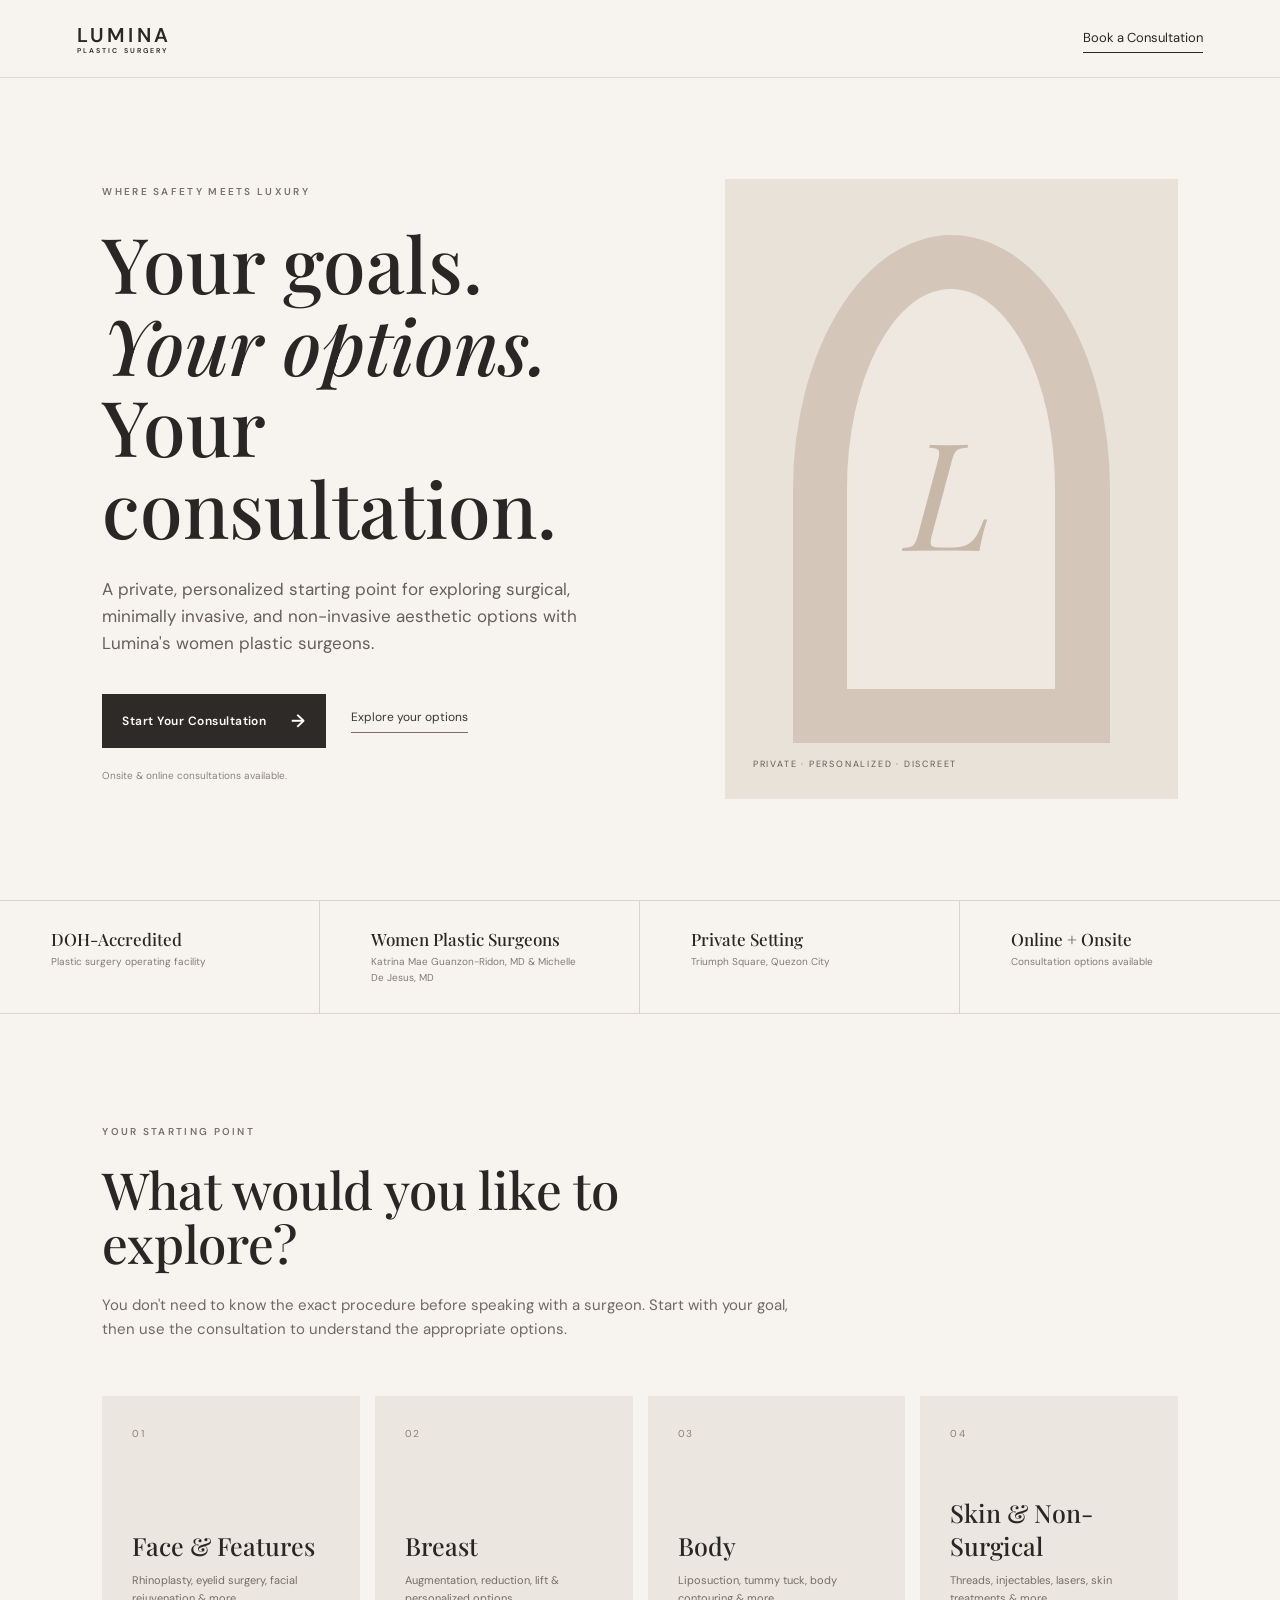
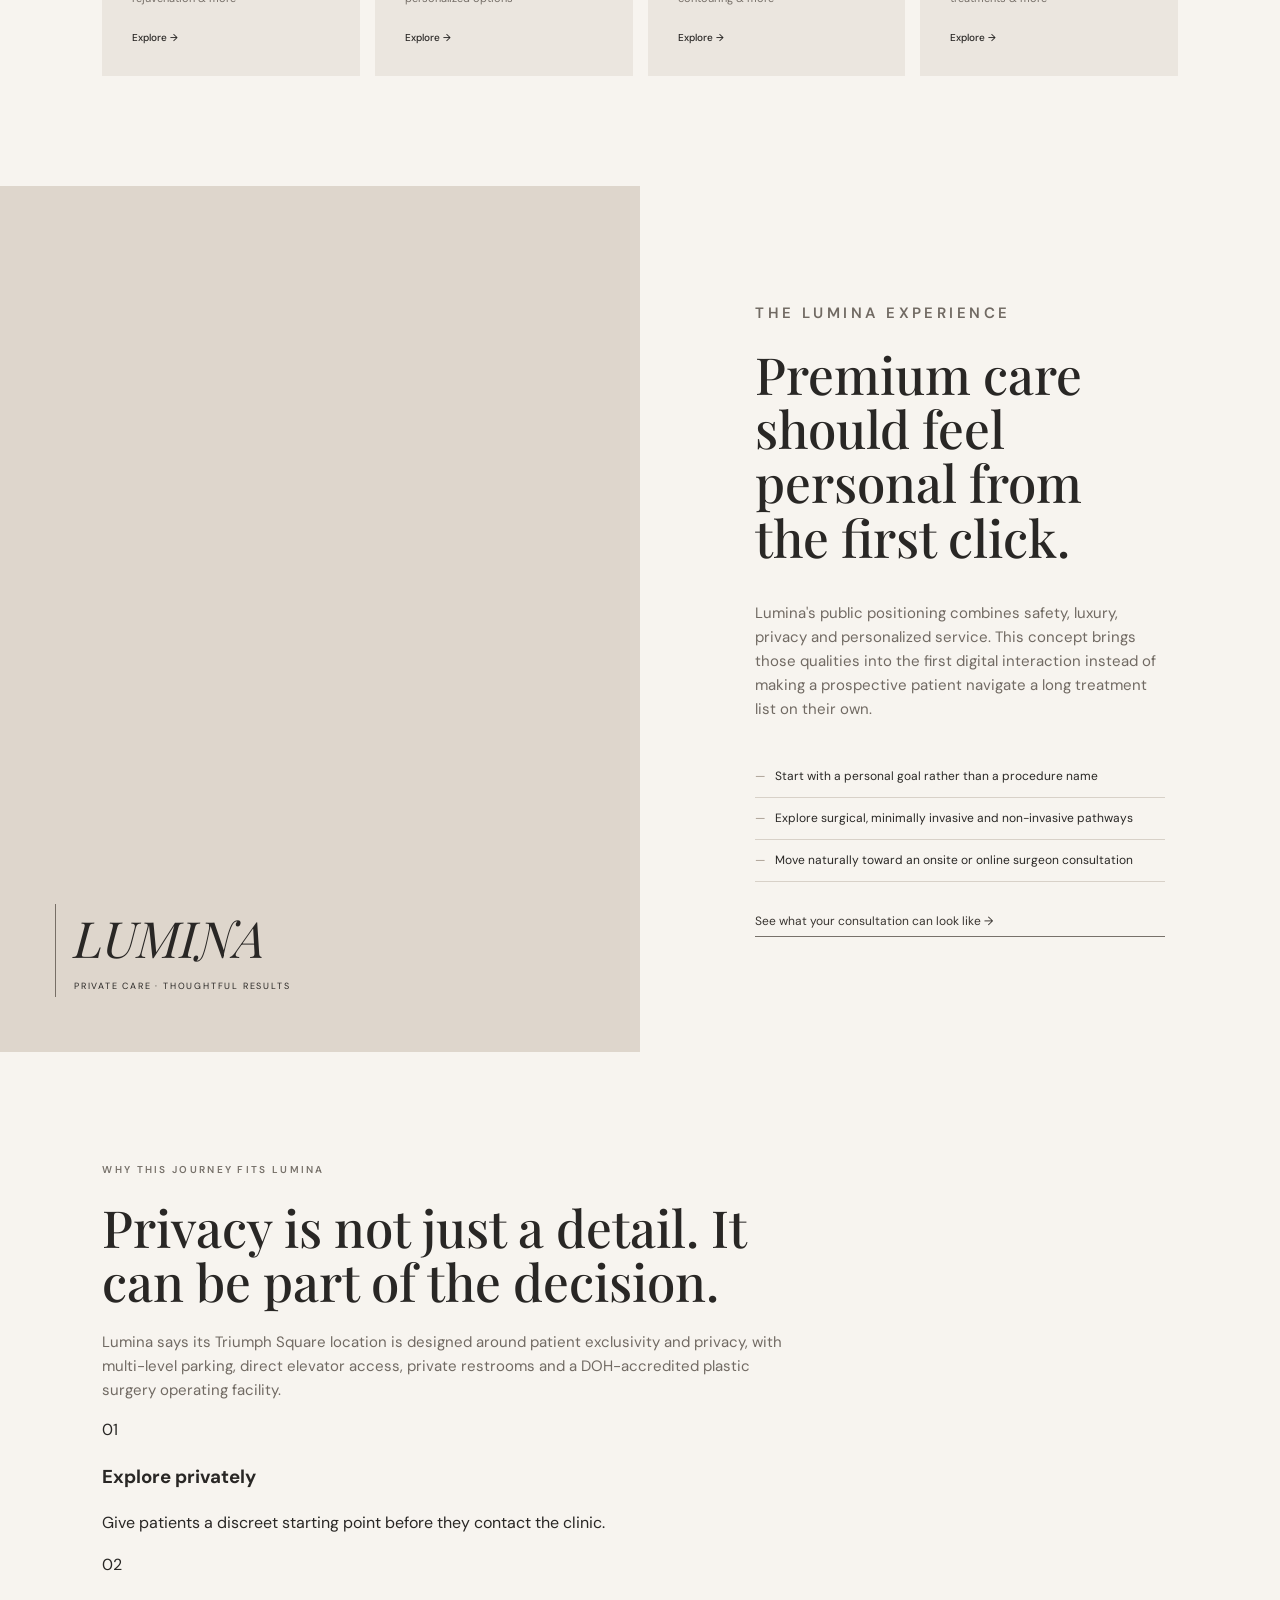
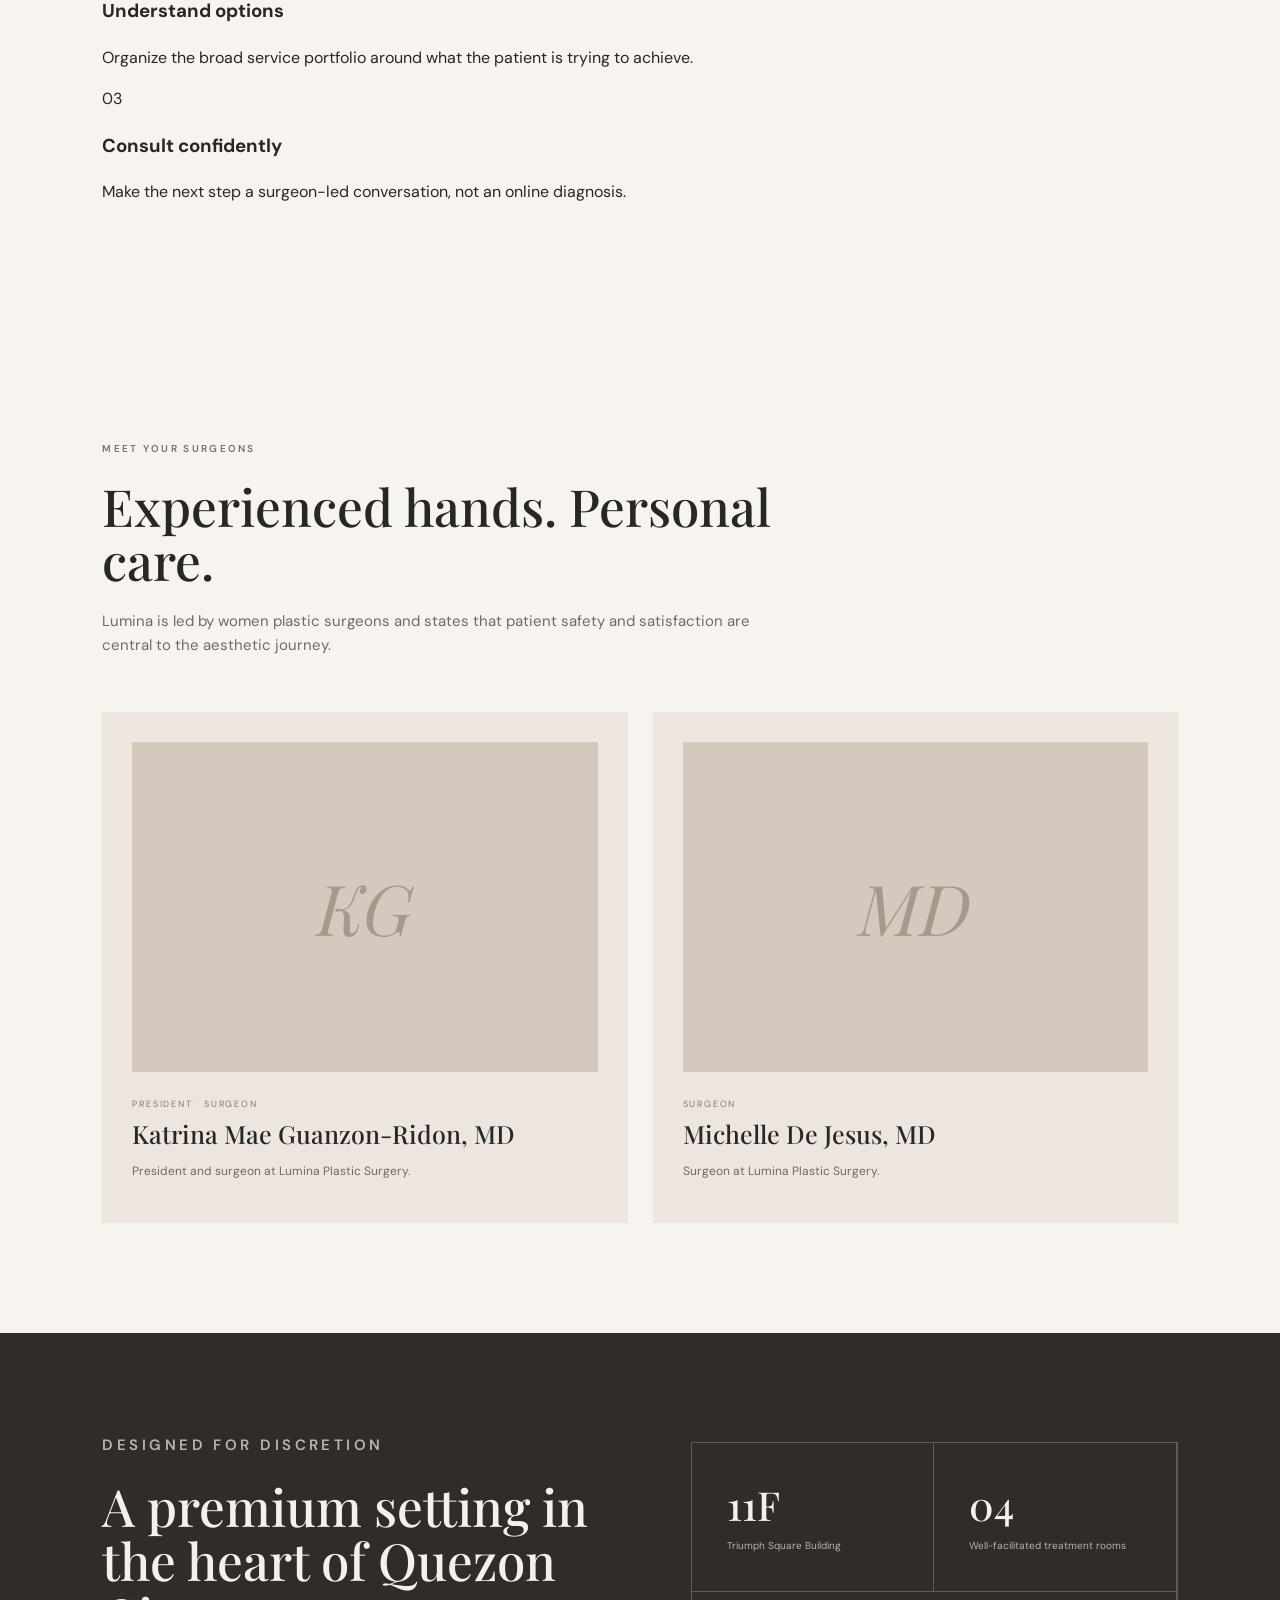
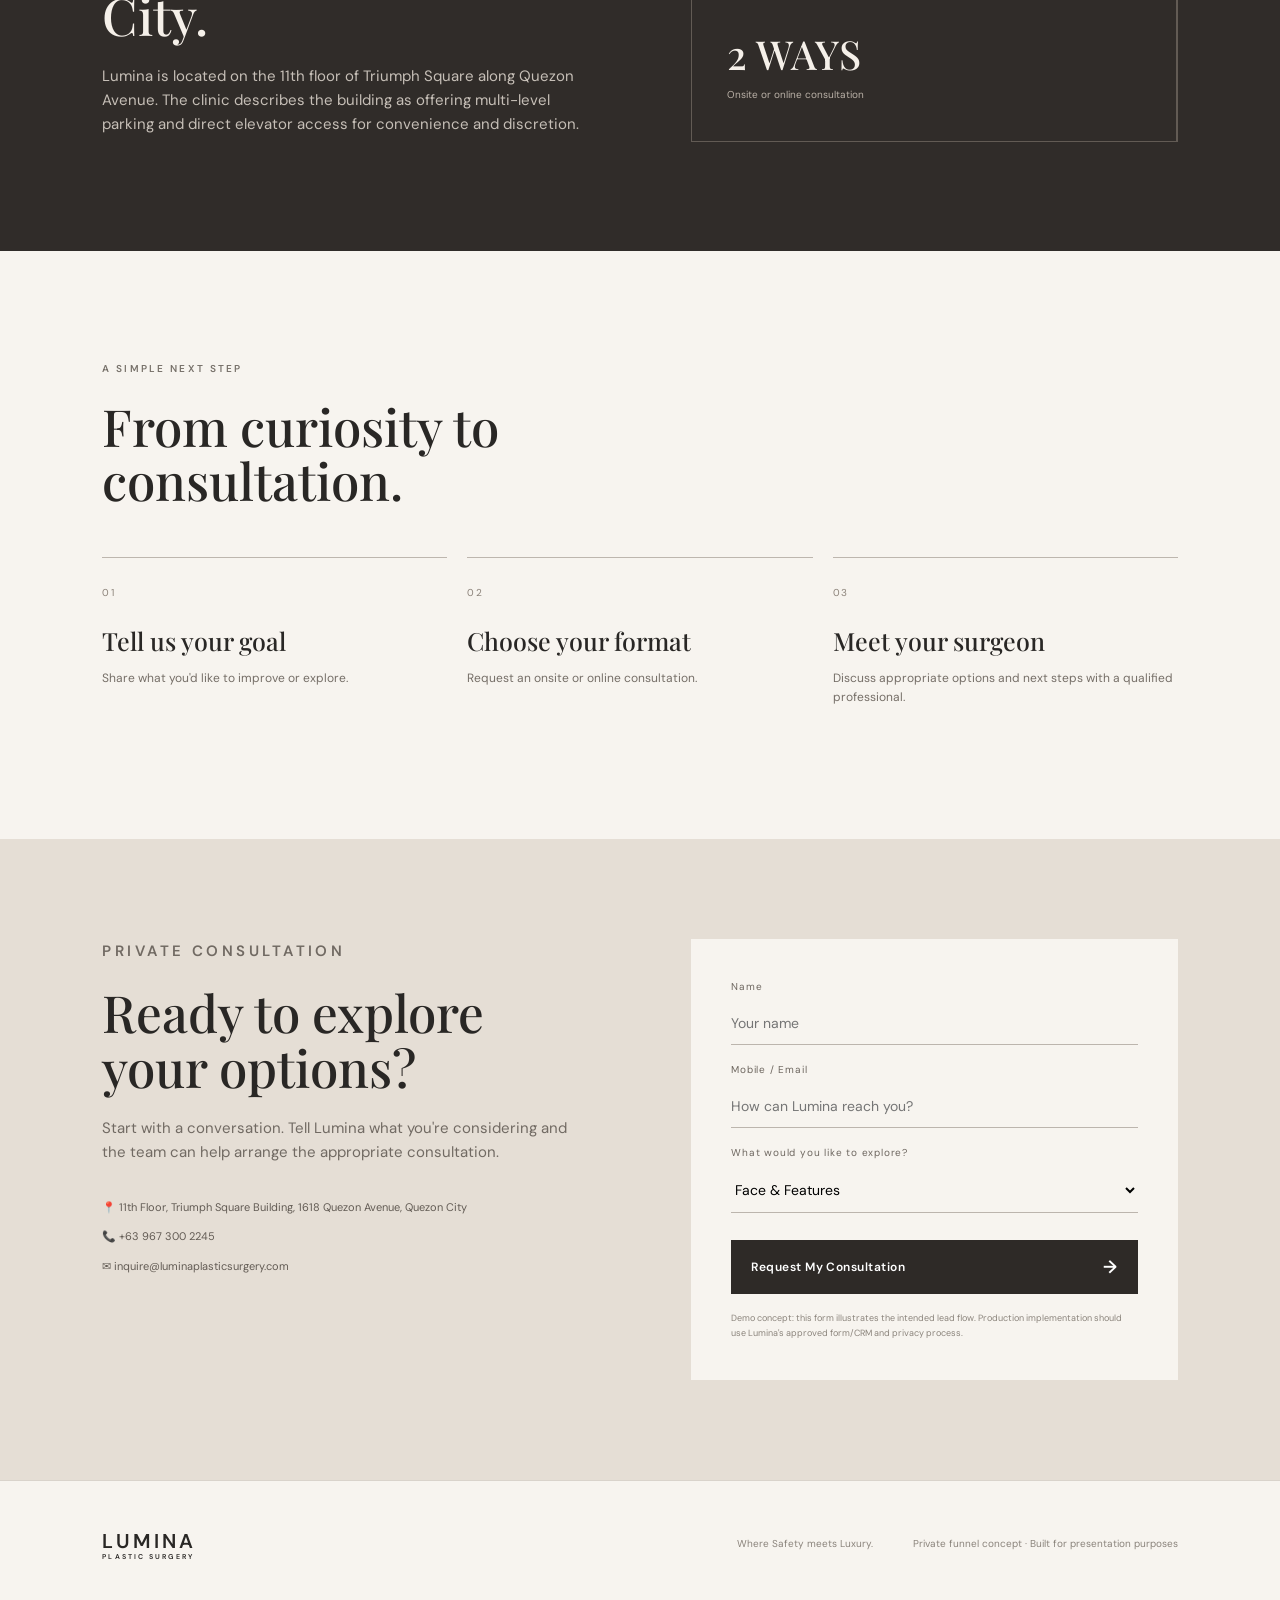
<file: index.html>
<!doctype html><html lang="en"><head><meta charset="utf-8"><meta name="viewport" content="width=device-width,initial-scale=1"><title>Lumina Plastic Surgery | Private Consultation</title><meta name="description" content="A private, personalized consultation experience concept for Lumina Plastic Surgery in Quezon City."><meta name="theme-color" content="#f6f2ec"><meta property="og:title" content="Lumina Plastic Surgery | Your Goals. Your Options. Your Consultation."><meta property="og:description" content="A premium patient-journey concept designed around privacy, personalization and surgeon-led consultation."><meta property="og:type" content="website"><link rel="preconnect" href="https://fonts.googleapis.com"><link rel="preconnect" href="https://fonts.gstatic.com" crossorigin><link href="https://fonts.googleapis.com/css2?family=DM+Sans:wght@400;500;600&family=Playfair+Display:wght@500;600&display=swap" rel="stylesheet"><link rel="stylesheet" href="styles.css"></head><body><header class="nav"><a class="brand" href="#top" aria-label="Lumina Plastic Surgery home">LUMINA<span>PLASTIC SURGERY</span></a><a class="nav-cta" href="#consultation">Book a Consultation</a></header><main id="top"><section class="hero"><div class="hero-copy"><p class="eyebrow">WHERE SAFETY MEETS LUXURY</p><h1>Your goals.<br><em>Your options.</em><br>Your consultation.</h1><p class="lead">A private, personalized starting point for exploring surgical, minimally invasive, and non-invasive aesthetic options with Lumina's women plastic surgeons.</p><div class="actions"><a class="button primary" href="#consultation">Start Your Consultation <span>→</span></a><a class="text-link" href="#path">Explore your options</a></div><p class="micro">Onsite &amp; online consultations available.</p></div><div class="hero-art" aria-label="Lumina private consultation concept"><div class="arch"><div class="arch-inner"><span>L</span></div></div><div class="art-note">PRIVATE · PERSONALIZED · DISCREET</div></div></section><section class="trust-strip" aria-label="Lumina verified trust points"><div><strong>DOH-Accredited</strong><span>Plastic surgery operating facility</span></div><div><strong>Women Plastic Surgeons</strong><span>Katrina Mae Guanzon-Ridon, MD &amp; Michelle De Jesus, MD</span></div><div><strong>Private Setting</strong><span>Triumph Square, Quezon City</span></div><div><strong>Online + Onsite</strong><span>Consultation options available</span></div></section><section class="section" id="path"><div class="section-intro"><p class="eyebrow">YOUR STARTING POINT</p><h2>What would you like to explore?</h2><p>You don't need to know the exact procedure before speaking with a surgeon. Start with your goal, then use the consultation to understand the appropriate options.</p></div><div class="goal-grid"><a href="#consultation"><span>01</span><strong>Face &amp; Features</strong><small>Rhinoplasty, eyelid surgery, facial rejuvenation &amp; more</small><b>Explore →</b></a><a href="#consultation"><span>02</span><strong>Breast</strong><small>Augmentation, reduction, lift &amp; personalized options</small><b>Explore →</b></a><a href="#consultation"><span>03</span><strong>Body</strong><small>Liposuction, tummy tuck, body contouring &amp; more</small><b>Explore →</b></a><a href="#consultation"><span>04</span><strong>Skin &amp; Non-Surgical</strong><small>Threads, injectables, lasers, skin treatments &amp; more</small><b>Explore →</b></a></div></section><section class="editorial"><div class="editorial-image"><div><span>LUMINA</span><small>PRIVATE CARE · THOUGHTFUL RESULTS</small></div></div><div class="editorial-copy"><p class="eyebrow">THE LUMINA EXPERIENCE</p><h2>Premium care should feel personal from the first click.</h2><p>Lumina's public positioning combines safety, luxury, privacy and personalized service. This concept brings those qualities into the first digital interaction instead of making a prospective patient navigate a long treatment list on their own.</p><ul><li>Start with a personal goal rather than a procedure name</li><li>Explore surgical, minimally invasive and non-invasive pathways</li><li>Move naturally toward an onsite or online surgeon consultation</li></ul><a class="text-link" href="#consultation">See what your consultation can look like →</a></div></section><section class="section proof-section"><div class="section-intro"><p class="eyebrow">WHY THIS JOURNEY FITS LUMINA</p><h2>Privacy is not just a detail. It can be part of the decision.</h2><p>Lumina says its Triumph Square location is designed around patient exclusivity and privacy, with multi-level parking, direct elevator access, private restrooms and a DOH-accredited plastic surgery operating facility.</p></div><div class="proof-grid"><article><span>01</span><h3>Explore privately</h3><p>Give patients a discreet starting point before they contact the clinic.</p></article><article><span>02</span><h3>Understand options</h3><p>Organize the broad service portfolio around what the patient is trying to achieve.</p></article><article><span>03</span><h3>Consult confidently</h3><p>Make the next step a surgeon-led conversation, not an online diagnosis.</p></article></div></section><section class="doctors section"><div class="section-intro"><p class="eyebrow">MEET YOUR SURGEONS</p><h2>Experienced hands. Personal care.</h2><p>Lumina is led by women plastic surgeons and states that patient safety and satisfaction are central to the aesthetic journey.</p></div><div class="doctor-grid"><article><div class="portrait">KG</div><p class="role">PRESIDENT · SURGEON</p><h3>Katrina Mae Guanzon-Ridon, MD</h3><p>President and surgeon at Lumina Plastic Surgery.</p></article><article><div class="portrait">MD</div><p class="role">SURGEON</p><h3>Michelle De Jesus, MD</h3><p>Surgeon at Lumina Plastic Surgery.</p></article></div></section><section class="facility"><div><p class="eyebrow">DESIGNED FOR DISCRETION</p><h2>A premium setting in the heart of Quezon City.</h2><p>Lumina is located on the 11th floor of Triumph Square along Quezon Avenue. The clinic describes the building as offering multi-level parking and direct elevator access for convenience and discretion.</p></div><div class="facility-card"><div><strong>11F</strong><span>Triumph Square Building</span></div><div><strong>04</strong><span>Well-facilitated treatment rooms</span></div><div><strong>2 WAYS</strong><span>Onsite or online consultation</span></div></div></section><section class="steps section"><div class="section-intro"><p class="eyebrow">A SIMPLE NEXT STEP</p><h2>From curiosity to consultation.</h2></div><div class="step-grid"><div><span>01</span><h3>Tell us your goal</h3><p>Share what you'd like to improve or explore.</p></div><div><span>02</span><h3>Choose your format</h3><p>Request an onsite or online consultation.</p></div><div><span>03</span><h3>Meet your surgeon</h3><p>Discuss appropriate options and next steps with a qualified professional.</p></div></div></section><section class="consult" id="consultation"><div class="consult-copy"><p class="eyebrow">PRIVATE CONSULTATION</p><h2>Ready to explore your options?</h2><p>Start with a conversation. Tell Lumina what you're considering and the team can help arrange the appropriate consultation.</p><div class="contact-lines"><a href="https://www.google.com/maps/search/?api=1&query=Triumph+Square+Building+1618+Quezon+Avenue+Quezon+City">📍 11th Floor, Triumph Square Building, 1618 Quezon Avenue, Quezon City</a><a href="tel:+639673002245">📞 +63 967 300 2245</a><a href="mailto:inquire@luminaplasticsurgery.com">✉ inquire@luminaplasticsurgery.com</a></div></div><form class="form" action="https://formsubmit.co/inquire@luminaplasticsurgery.com" method="POST"><input type="hidden" name="_subject" value="Lumina Consultation Inquiry"><input type="hidden" name="_captcha" value="false"><input type="hidden" name="_template" value="table"><label>Name<input name="name" autocomplete="name" required placeholder="Your name"></label><label>Mobile / Email<input name="contact" autocomplete="email" required placeholder="How can Lumina reach you?"></label><label>What would you like to explore?<select name="goal"><option>Face &amp; Features</option><option>Breast</option><option>Body</option><option>Skin &amp; Non-Surgical</option><option>I'm not sure yet</option></select></label><button class="button primary" type="submit">Request My Consultation <span>→</span></button><small>Demo concept: this form illustrates the intended lead flow. Production implementation should use Lumina's approved form/CRM and privacy process.</small></form></section></main><footer><div class="brand">LUMINA<span>PLASTIC SURGERY</span></div><p>Where Safety meets Luxury.</p><p>Private funnel concept · Built for presentation purposes</p></footer><a class="mobile-cta" href="#consultation" aria-label="Request a private consultation">Request a Private Consultation <span>→</span></a></body></html>
</file>
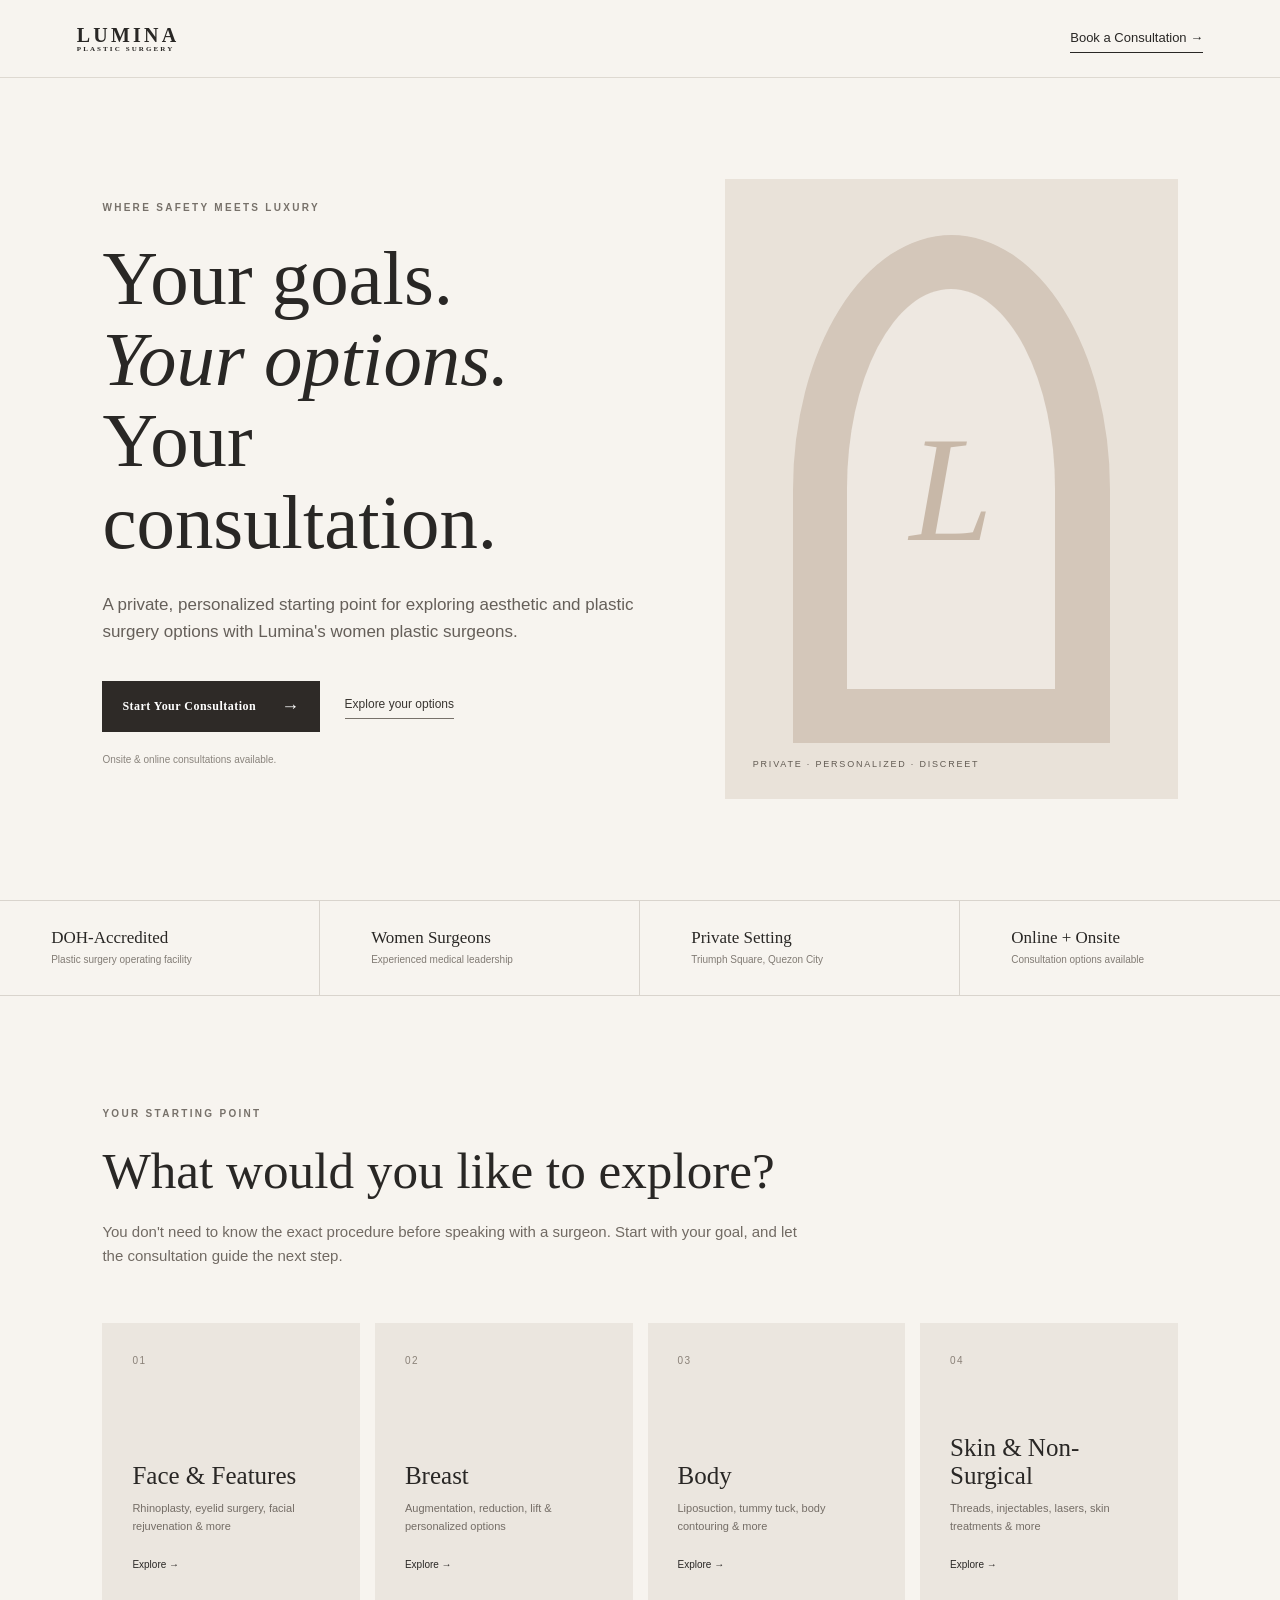
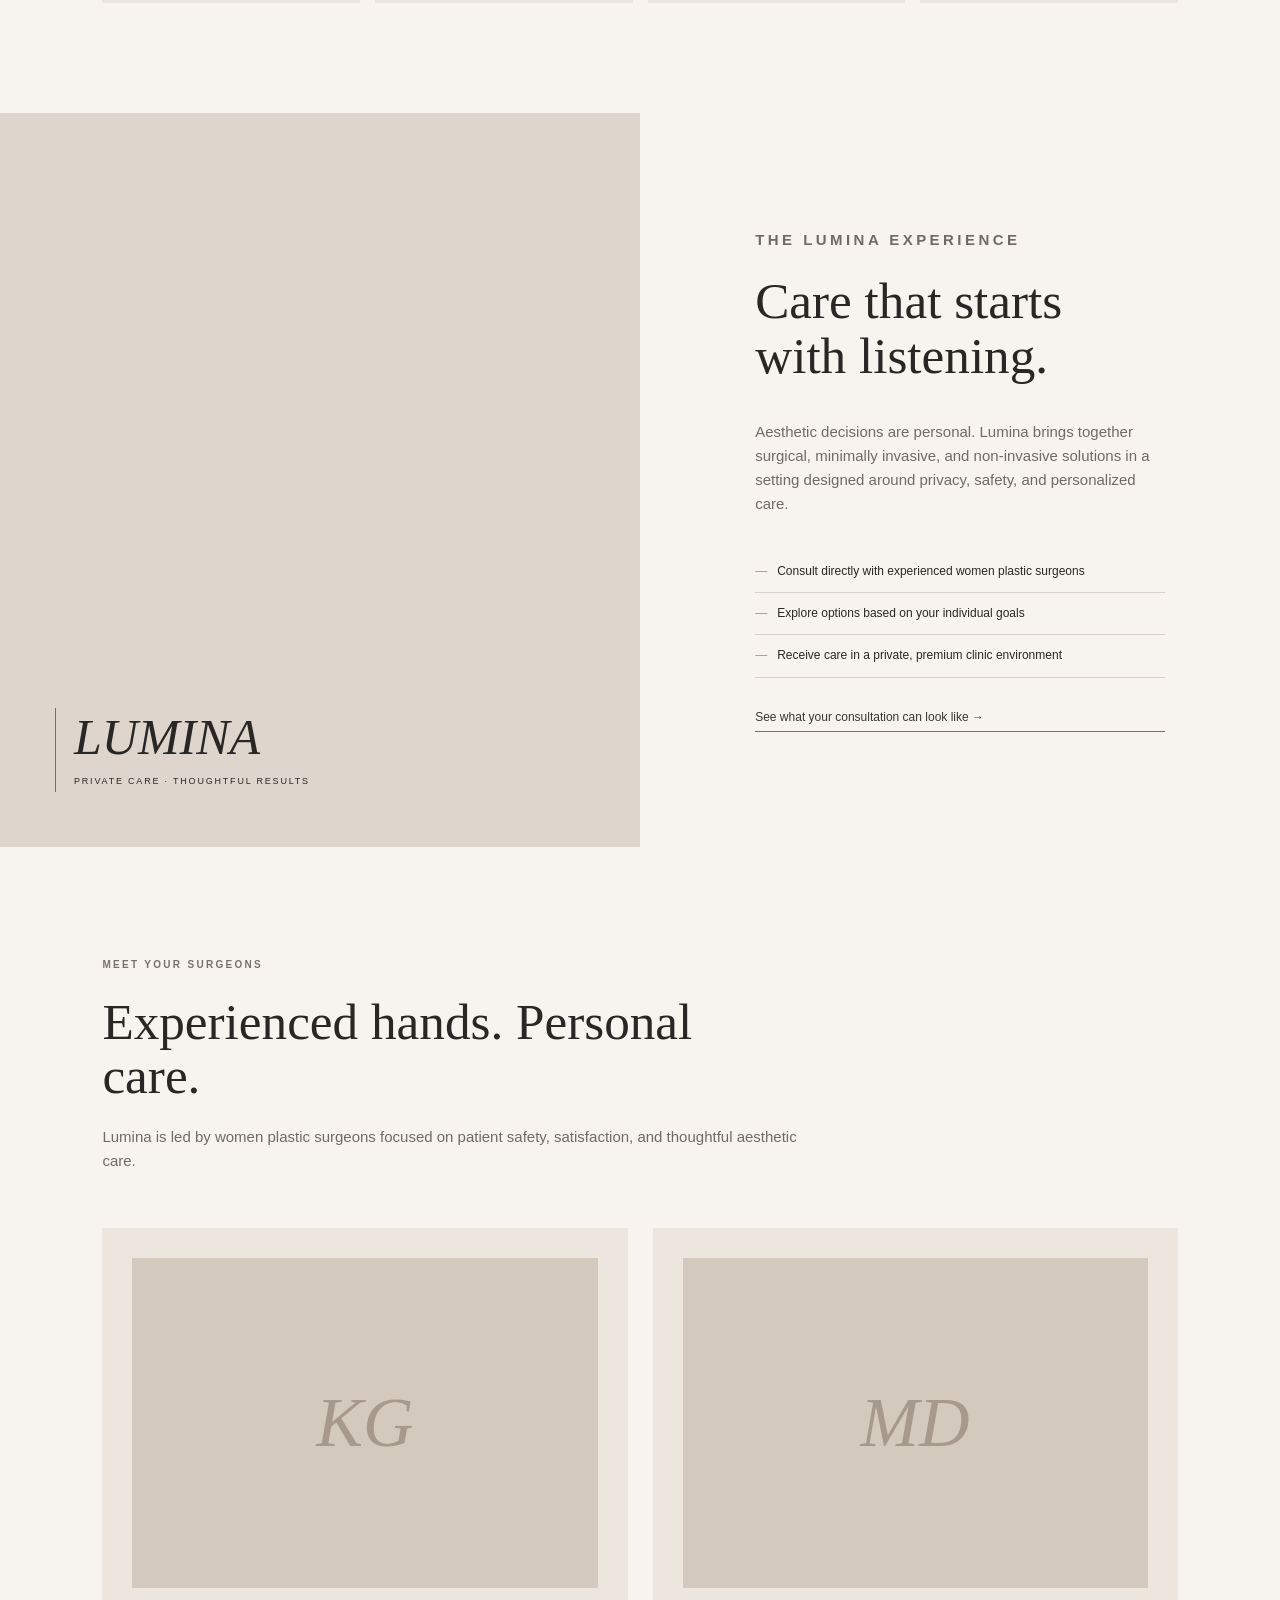
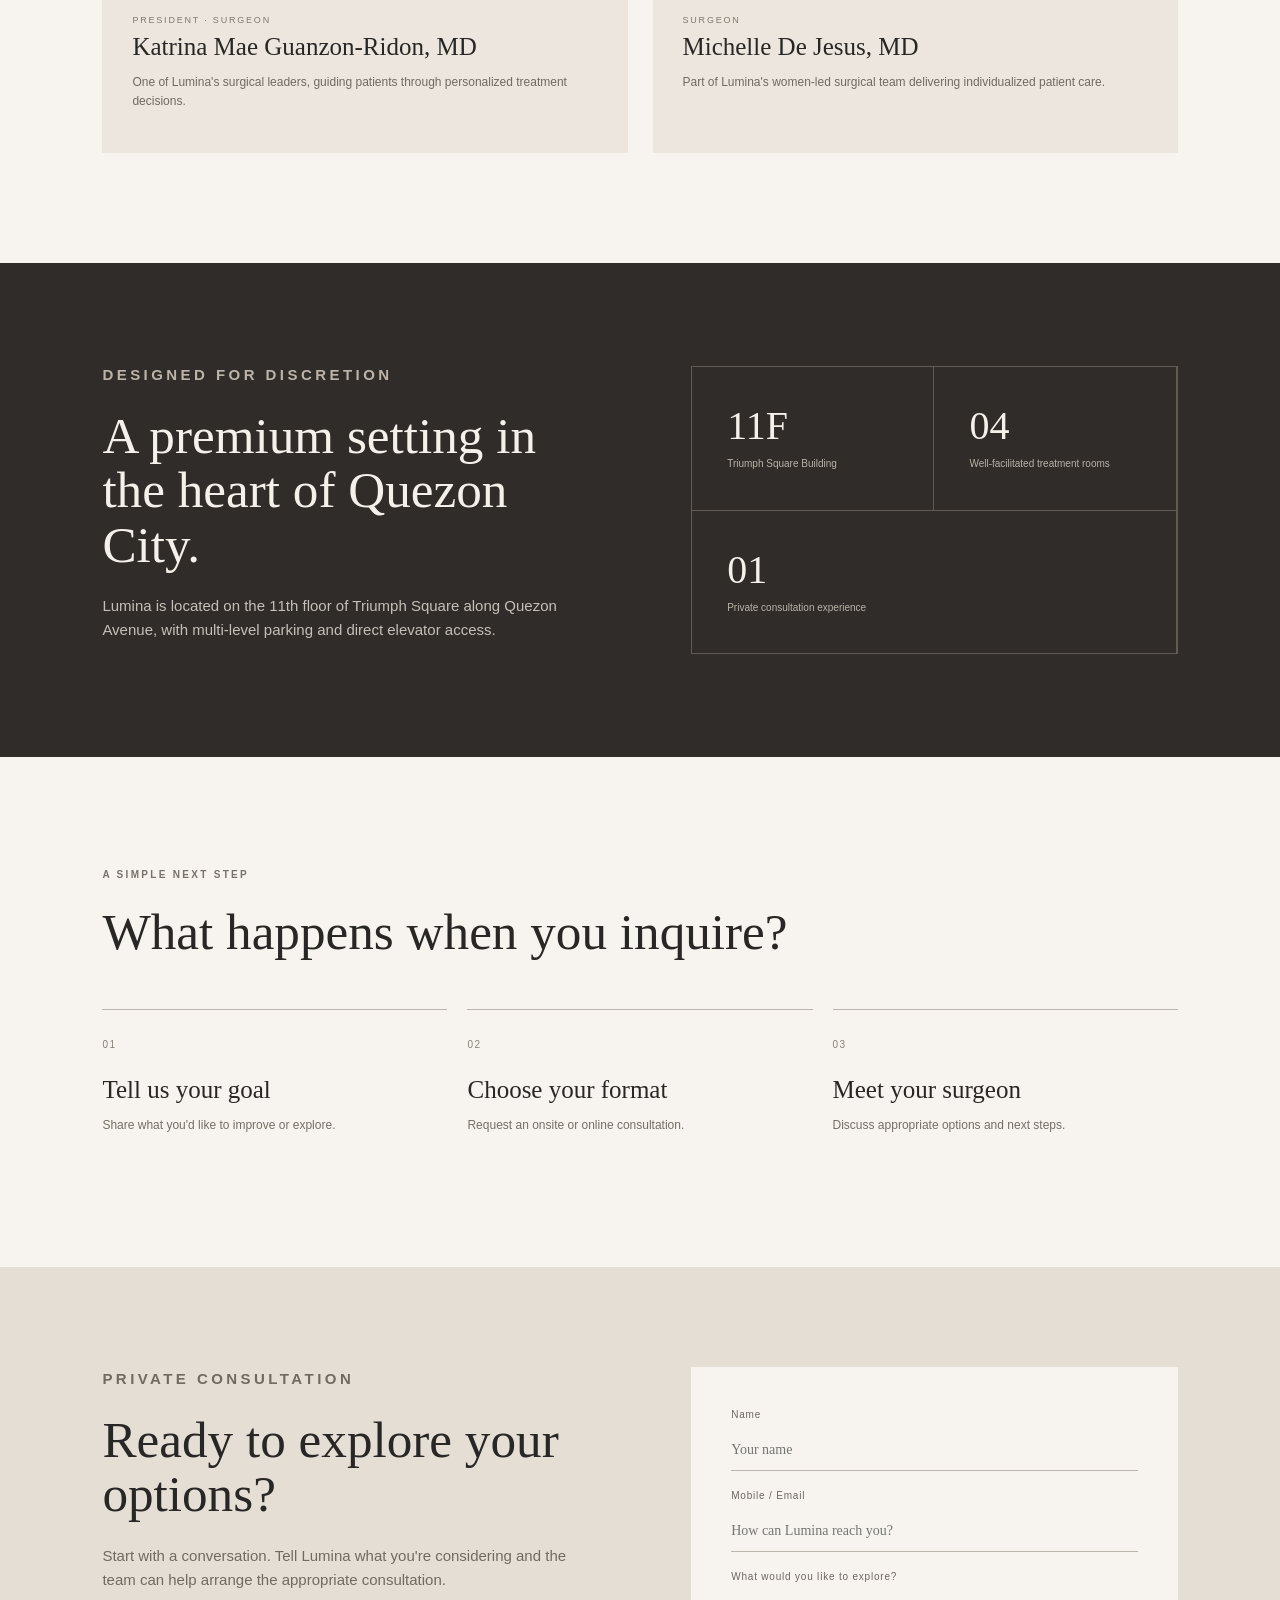
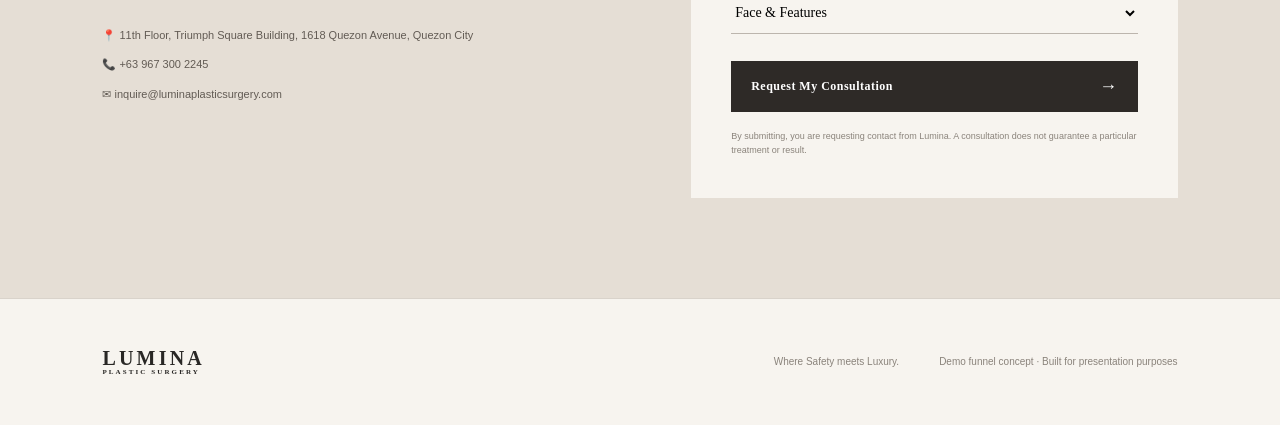
<file: v1.1-ready.html>
<!doctype html><html lang="en"><head><meta charset="utf-8"><meta name="viewport" content="width=device-width,initial-scale=1"><title>Lumina Plastic Surgery | Private Consultation</title><meta name="description" content="Explore your aesthetic and plastic surgery options with Lumina Plastic Surgery. Request an onsite or online consultation in Quezon City."><meta property="og:title" content="Lumina Plastic Surgery | Private Consultation"><meta property="og:description" content="Your goals. Your options. Your consultation."><meta name="theme-color" content="#302c29"><link rel="stylesheet" href="styles.css"></head><body><header class="nav"><a class="brand" href="#top">LUMINA<span>PLASTIC SURGERY</span></a><a class="nav-cta" href="#consultation">Book a Consultation →</a></header><main id="top"><section class="hero"><div class="hero-copy"><p class="eyebrow">WHERE SAFETY MEETS LUXURY</p><h1>Your goals.<br><em>Your options.</em><br>Your consultation.</h1><p class="lead">A private, personalized starting point for exploring aesthetic and plastic surgery options with Lumina's women plastic surgeons.</p><div class="actions"><a class="button primary" href="#consultation">Start Your Consultation <span>→</span></a><a class="text-link" href="#path">Explore your options</a></div><p class="micro">Onsite &amp; online consultations available.</p></div><div class="hero-art"><div class="arch"><div class="arch-inner"><span>L</span></div></div><div class="art-note">PRIVATE · PERSONALIZED · DISCREET</div></div></section><section class="trust-strip"><div><strong>DOH-Accredited</strong><span>Plastic surgery operating facility</span></div><div><strong>Women Surgeons</strong><span>Experienced medical leadership</span></div><div><strong>Private Setting</strong><span>Triumph Square, Quezon City</span></div><div><strong>Online + Onsite</strong><span>Consultation options available</span></div></section><section class="section" id="path"><div class="section-intro"><p class="eyebrow">YOUR STARTING POINT</p><h2>What would you like to explore?</h2><p>You don't need to know the exact procedure before speaking with a surgeon. Start with your goal, and let the consultation guide the next step.</p></div><div class="goal-grid"><a href="#consultation"><span>01</span><strong>Face &amp; Features</strong><small>Rhinoplasty, eyelid surgery, facial rejuvenation &amp; more</small><b>Explore →</b></a><a href="#consultation"><span>02</span><strong>Breast</strong><small>Augmentation, reduction, lift &amp; personalized options</small><b>Explore →</b></a><a href="#consultation"><span>03</span><strong>Body</strong><small>Liposuction, tummy tuck, body contouring &amp; more</small><b>Explore →</b></a><a href="#consultation"><span>04</span><strong>Skin &amp; Non-Surgical</strong><small>Threads, injectables, lasers, skin treatments &amp; more</small><b>Explore →</b></a></div></section><section class="editorial"><div class="editorial-image"><div><span>LUMINA</span><small>PRIVATE CARE · THOUGHTFUL RESULTS</small></div></div><div class="editorial-copy"><p class="eyebrow">THE LUMINA EXPERIENCE</p><h2>Care that starts with listening.</h2><p>Aesthetic decisions are personal. Lumina brings together surgical, minimally invasive, and non-invasive solutions in a setting designed around privacy, safety, and personalized care.</p><ul><li>Consult directly with experienced women plastic surgeons</li><li>Explore options based on your individual goals</li><li>Receive care in a private, premium clinic environment</li></ul><a class="text-link" href="#consultation">See what your consultation can look like →</a></div></section><section class="doctors section"><div class="section-intro"><p class="eyebrow">MEET YOUR SURGEONS</p><h2>Experienced hands. Personal care.</h2><p>Lumina is led by women plastic surgeons focused on patient safety, satisfaction, and thoughtful aesthetic care.</p></div><div class="doctor-grid"><article><div class="portrait">KG</div><p class="role">PRESIDENT · SURGEON</p><h3>Katrina Mae Guanzon-Ridon, MD</h3><p>One of Lumina's surgical leaders, guiding patients through personalized treatment decisions.</p></article><article><div class="portrait">MD</div><p class="role">SURGEON</p><h3>Michelle De Jesus, MD</h3><p>Part of Lumina's women-led surgical team delivering individualized patient care.</p></article></div></section><section class="facility"><div><p class="eyebrow">DESIGNED FOR DISCRETION</p><h2>A premium setting in the heart of Quezon City.</h2><p>Lumina is located on the 11th floor of Triumph Square along Quezon Avenue, with multi-level parking and direct elevator access.</p></div><div class="facility-card"><div><strong>11F</strong><span>Triumph Square Building</span></div><div><strong>04</strong><span>Well-facilitated treatment rooms</span></div><div><strong>01</strong><span>Private consultation experience</span></div></div></section><section class="steps section"><div class="section-intro"><p class="eyebrow">A SIMPLE NEXT STEP</p><h2>What happens when you inquire?</h2></div><div class="step-grid"><div><span>01</span><h3>Tell us your goal</h3><p>Share what you'd like to improve or explore.</p></div><div><span>02</span><h3>Choose your format</h3><p>Request an onsite or online consultation.</p></div><div><span>03</span><h3>Meet your surgeon</h3><p>Discuss appropriate options and next steps.</p></div></div></section><section class="consult" id="consultation"><div class="consult-copy"><p class="eyebrow">PRIVATE CONSULTATION</p><h2>Ready to explore your options?</h2><p>Start with a conversation. Tell Lumina what you're considering and the team can help arrange the appropriate consultation.</p><div class="contact-lines"><a href="https://www.google.com/maps/search/?api=1&query=Triumph+Square+Building+1618+Quezon+Avenue+Quezon+City">📍 11th Floor, Triumph Square Building, 1618 Quezon Avenue, Quezon City</a><a href="tel:+639673002245">📞 +63 967 300 2245</a><a href="mailto:inquire@luminaplasticsurgery.com">✉ inquire@luminaplasticsurgery.com</a></div></div><form class="form" action="https://formsubmit.co/inquire@luminaplasticsurgery.com" method="POST"><input type="hidden" name="_subject" value="Lumina Consultation Inquiry"><input type="hidden" name="_captcha" value="false"><input type="hidden" name="_template" value="table"><label>Name<input name="name" autocomplete="name" required placeholder="Your name"></label><label>Mobile / Email<input name="contact" autocomplete="email" required placeholder="How can Lumina reach you?"></label><label>What would you like to explore?<select name="goal"><option>Face &amp; Features</option><option>Breast</option><option>Body</option><option>Skin &amp; Non-Surgical</option><option>I'm not sure yet</option></select></label><button class="button primary" type="submit">Request My Consultation <span>→</span></button><small>By submitting, you are requesting contact from Lumina. A consultation does not guarantee a particular treatment or result.</small></form></section></main><div class="mobile-cta"><a href="#consultation">Request a Private Consultation <span>→</span></a></div><footer><div class="brand">LUMINA<span>PLASTIC SURGERY</span></div><p>Where Safety meets Luxury.</p><p>Demo funnel concept · Built for presentation purposes</p></footer></body></html>
</file>
<file: styles.css>
*{box-sizing:border-box}html{scroll-behavior:smooth}body{margin:0;background:#f7f4ef;color:#292725;font-family:'DM Sans',sans-serif;line-height:1.6}.nav{height:78px;display:flex;align-items:center;justify-content:space-between;padding:0 6vw;border-bottom:1px solid #ded9d1;background:#f7f4ef;position:sticky;top:0;z-index:10}.brand{font:600 20px 'DM Sans';letter-spacing:.16em;color:#292725;text-decoration:none}.brand span{display:block;font-size:7px;letter-spacing:.3em;margin-top:-2px}.nav-cta{border-bottom:1px solid #292725;text-decoration:none;color:#292725;font-size:13px;padding:4px 0}.hero{min-height:calc(100vh - 78px);display:grid;grid-template-columns:1fr .85fr;padding:7vw 8vw;gap:7vw;align-items:center}.eyebrow{font-size:10px;letter-spacing:.23em;font-weight:600;color:#77716a;margin:0 0 22px}.hero h1,h2{font-family:'Playfair Display',serif;font-weight:500;line-height:1.06}.hero h1{font-size:clamp(48px,6vw,88px);margin:0 0 28px}.hero h1 em{font-style:italic}.lead{font-size:17px;max-width:600px;color:#655f59}.actions{display:flex;gap:25px;align-items:center;margin-top:36px}.button{display:inline-flex;align-items:center;justify-content:space-between;gap:25px;border:0;text-decoration:none;padding:15px 20px;font:600 12px 'DM Sans';letter-spacing:.04em;cursor:pointer}.primary{background:#2e2a27;color:#fff}.primary span{font-size:18px}.text-link{color:#393531;text-decoration:none;border-bottom:1px solid #77716a;padding-bottom:4px;font-size:12px}.micro{font-size:10px;color:#8a847d;margin-top:20px}.hero-art{height:620px;position:relative;display:flex;justify-content:center;align-items:center;background:#e9e2d9;overflow:hidden}.arch{width:70%;height:82%;border-radius:50% 50% 0 0;background:#d4c7ba;padding:12%;position:relative}.arch-inner{height:100%;border-radius:50% 50% 0 0;background:#eee8e1;display:flex;align-items:center;justify-content:center}.arch-inner span{font:italic 150px 'Playfair Display';color:#c8b8a8}.art-note{position:absolute;bottom:28px;left:28px;font-size:9px;letter-spacing:.2em;color:#625b53}.trust-strip{display:grid;grid-template-columns:repeat(4,1fr);border-top:1px solid #d9d4cd;border-bottom:1px solid #d9d4cd}.trust-strip div{padding:27px 4vw;border-right:1px solid #d9d4cd}.trust-strip div:last-child{border:0}.trust-strip strong,.trust-strip span{display:block}.trust-strip strong{font:500 17px 'Playfair Display'}.trust-strip span{font-size:10px;color:#817b74;margin-top:4px}.section{padding:110px 8vw}.section-intro{max-width:700px}.section-intro h2,.editorial h2,.facility h2,.consult h2{font-size:clamp(38px,4vw,60px);margin:0 0 22px}.section-intro>p:last-child,.editorial-copy>p,.facility p,.consult-copy>p{color:#716a63;font-size:15px}.goal-grid{display:grid;grid-template-columns:repeat(4,1fr);gap:15px;margin-top:55px}.goal-grid a{background:#ebe6df;color:#292725;text-decoration:none;padding:30px;min-height:280px;display:flex;flex-direction:column;transition:.25s}.goal-grid a:hover{transform:translateY(-5px);background:#e4ddd4}.goal-grid span,.step-grid span{font-size:10px;color:#8a8178;letter-spacing:.15em}.goal-grid strong{font:500 25px 'Playfair Display';margin-top:auto}.goal-grid small{font-size:11px;color:#746d66;margin:10px 0 22px}.goal-grid b{font-size:10px;font-weight:500}.editorial{display:grid;grid-template-columns:1fr 1fr;min-height:650px}.editorial-image{background:#ded6cc;display:flex;align-items:end;padding:55px}.editorial-image div{border-left:1px solid #776f66;padding-left:18px}.editorial-image span{font:italic 50px 'Playfair Display';display:block}.editorial-image small{font-size:9px;letter-spacing:.2em}.editorial-copy{padding:9vw;display:flex;flex-direction:column;justify-content:center}.editorial-copy ul{padding:0;list-style:none;margin:20px 0 30px}.editorial-copy li{padding:11px 0;border-bottom:1px solid #d8d1c8;font-size:12px}.editorial-copy li:before{content:'—';margin-right:10px;color:#a3988c}.doctor-grid{display:grid;grid-template-columns:1fr 1fr;gap:25px;margin-top:55px}.doctor-grid article{background:#ece6de;padding:30px}.portrait{height:330px;background:#d4c9bd;display:flex;align-items:center;justify-content:center;font:italic 70px 'Playfair Display';color:#a79a8c}.role{font-size:9px;letter-spacing:.2em;color:#807970;margin:25px 0 5px}.doctor-grid h3{font:500 25px 'Playfair Display';margin:0}.doctor-grid article>p:last-child{font-size:12px;color:#716a63}.facility{padding:100px 8vw;background:#302c29;color:#f5f0e9;display:grid;grid-template-columns:1fr 1fr;gap:8vw;align-items:center}.facility .eyebrow{color:#bdb4a9}.facility p{color:#c6bfb7}.facility-card{border:1px solid #625b54;display:grid;grid-template-columns:1fr 1fr}.facility-card div{padding:35px;border-right:1px solid #625b54;border-bottom:1px solid #625b54}.facility-card div:last-child{grid-column:span 2;border-bottom:0}.facility-card strong{display:block;font:500 40px 'Playfair Display'}.facility-card span{font-size:10px;color:#bbb2a8}.steps{padding-bottom:100px}.step-grid{display:grid;grid-template-columns:repeat(3,1fr);gap:20px;margin-top:50px}.step-grid>div{border-top:1px solid #bdb6ae;padding:20px 0}.step-grid h3{font:500 25px 'Playfair Display';margin:20px 0 5px}.step-grid p{font-size:12px;color:#756e67}.consult{display:grid;grid-template-columns:1fr 1fr;gap:8vw;background:#e5ded5;padding:100px 8vw}.contact-lines{display:flex;flex-direction:column;gap:12px;margin-top:35px;font-size:11px}.contact-lines a{color:#625b54;text-decoration:none}.contact-lines a:hover{text-decoration:underline}.form{background:#f7f4ef;padding:40px;display:flex;flex-direction:column;gap:17px}.form label{font-size:10px;letter-spacing:.08em;color:#6d665f}.form input,.form select{display:block;width:100%;margin-top:7px;border:0;border-bottom:1px solid #bcb5ad;background:transparent;padding:12px 0;font:14px 'DM Sans';outline:none}.form button{margin-top:10px}.form small{font-size:9px;color:#8b847c}footer{padding:45px 8vw;border-top:1px solid #d9d3cb;display:flex;align-items:center;gap:40px}footer p{font-size:10px;color:#8a837b;margin-left:auto}footer p:last-child{margin-left:0}.mobile-cta{display:none}@media(max-width:1100px) and (min-width:801px){.hero{grid-template-columns:1fr .9fr;gap:5vw;padding:6vw 7vw;min-height:auto}.hero h1{font-size:clamp(48px,5vw,70px)}.hero-art{height:520px}.lead{font-size:15px}.trust-strip div{padding:24px 2.5vw}.section{padding:90px 7vw}}@media(max-width:800px){.nav{padding:0 5vw}.nav-cta{font-size:11px}.hero,.editorial,.facility,.consult{grid-template-columns:1fr}.hero{padding:65px 6vw;gap:45px}.hero-art{height:420px}.trust-strip{grid-template-columns:1fr 1fr}.trust-strip div:nth-child(2){border-right:0}.goal-grid{grid-template-columns:1fr 1fr}.section{padding:75px 6vw}.editorial-copy{padding:75px 6vw}.doctor-grid,.step-grid{grid-template-columns:1fr}.facility,.consult{padding:75px 6vw}.consult{gap:40px}footer{display:block;padding:40px 6vw}footer p{margin:15px 0}.brand{font-size:17px}.mobile-cta{display:flex;position:fixed;left:16px;right:16px;bottom:16px;z-index:30;align-items:center;justify-content:space-between;background:#2e2a27;color:#fff;text-decoration:none;padding:15px 18px;font-size:12px;box-shadow:0 10px 30px rgba(0,0,0,.16)}.mobile-cta span{font-size:18px}}@media(max-width:480px){.goal-grid,.trust-strip{grid-template-columns:1fr}.trust-strip div{border-right:0;border-bottom:1px solid #d9d4cd}.hero h1{font-size:47px}.actions{align-items:flex-start;flex-direction:column}.form{padding:25px}.facility-card{grid-template-columns:1fr}.facility-card div{border-right:0}.facility-card div:last-child{grid-column:auto}.portrait{height:270px}}
</file>
